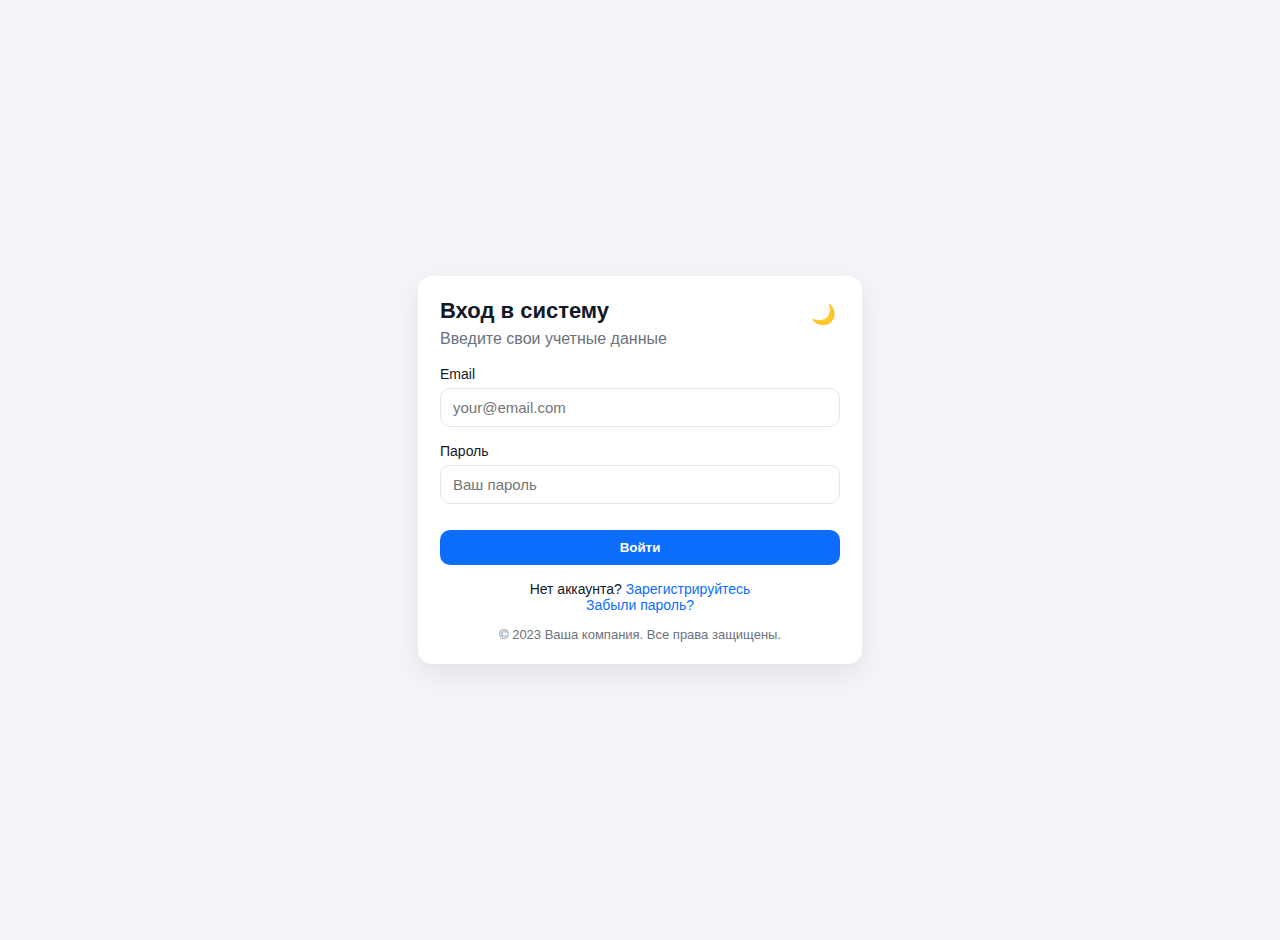
<file: login.html>
<!DOCTYPE html>
<html lang="ru">
<head>
    <meta charset="UTF-8">
    <meta name="viewport" content="width=device-width, initial-scale=1.0">
    <title>Вход в систему</title>
    <style>
        :root{
          --bg-light: #f4f4f9;
          --bg-dark: #0f1720;
          --text-light: #111827;
          --text-dark: #f1f5f9;
          --card-light: #ffffff;
          --card-dark: #111318;
          --accent: #0d6efd;
          --accent-2: #66a3ff;
          --muted-light: #6c757d;
          --muted-dark: #9aa4b2;
          --success: #16a34a;
          --danger: #dc2626;
          --transition-fast: 0.25s;
          --transition-med: 0.4s;
        }

        html,body{height:100%;margin:0;font-family:Inter, "Segoe UI", Roboto, Arial, sans-serif;}
        body{
          display:flex;align-items:center;justify-content:center;
          background:var(--bg-light);
          color:var(--text-light);
          transition: background var(--transition-med), color var(--transition-med);
          min-height:100vh;
          padding:20px;
        }
        body.dark{ background:var(--bg-dark); color:var(--text-dark); }

        .card{
          width:100%; max-width:400px;
          background:var(--card-light);
          border-radius:14px;
          padding:22px;
          box-shadow:0 10px 30px rgba(2,6,23,0.08);
          position:relative;
          transition: background var(--transition-med), box-shadow var(--transition-med);
        }
        body.dark .card{ background:var(--card-dark); box-shadow:0 6px 18px rgba(0,0,0,0.6); }

        h1{ margin:0 0 6px 0; font-size:22px; }
        p.lead{ margin:0 0 18px 0; color: #6b7280; }
        body.dark p.lead{ color: var(--muted-dark); }

        .theme-toggle{
          position:absolute; right:18px; top:18px;
          background:transparent;border:none;color:inherit;font-size:20px;
          cursor:pointer; display:flex; align-items:center; gap:10px;
          padding:8px;border-radius:10px; transition: transform .35s ease;
        }
        .theme-toggle .icon{ display:inline-block; transform-origin:center; transition: transform .45s ease; }
        .theme-toggle:active{ transform: scale(0.98); }

        .form-group{ margin-bottom:16px; }
        label{ display:block; margin-bottom:6px; font-size:14px; font-weight:500; }
        
        input[type="email"], input[type="password"]{
          width:100%; padding:10px 12px;border-radius:10px;border:1px solid #e5e7eb;
          font-size:15px; outline: none; transition: box-shadow .15s;
          box-sizing: border-box;
        }
        input:focus{ 
          box-shadow:0 6px 20px rgba(13,110,253,0.08); 
          border-color:var(--accent); 
        }

        button.btn{
          background:var(--accent); color:#fff; padding:10px 14px;border-radius:10px;border:none; cursor:pointer;
          font-weight:600; transition: transform .12s, background .2s;
          width:100%; margin-top:10px;
        }
        button.btn:hover{ transform: translateY(-2px); background:var(--accent-2); }
        button.btn:disabled { background: var(--muted-light); cursor: not-allowed; transform: none; }

        .message{
          padding:10px 12px; border-radius:10px; margin-bottom:16px;
          font-size:14px; display:none;
        }
        .message.success{ background:#dcfce7; border:1px solid rgba(16,185,129,0.18); color:#064e3b; }
        .message.error{ background:#ffe4e6; border:1px solid rgba(220,38,38,0.12); color:#6b021f; }

        .links{ text-align:center; margin-top:16px; font-size:14px; }
        .links a{ color:var(--accent); text-decoration:none; }
        .links a:hover{ text-decoration:underline; }

        footer{ margin-top:14px; font-size:13px; color: #6b7280; text-align:center; }
        body.dark footer{ color:var(--muted-dark); }
    </style>
</head>
<body>
    <div class="card">
        <button class="theme-toggle" id="themeToggle">
            <span class="icon">🌙</span>
        </button>
        
        <h1>Вход в систему</h1>
        <p class="lead">Введите свои учетные данные</p>
        
        <div id="message" class="message"></div>
        
        <form id="loginForm">
            <div class="form-group">
                <label for="email">Email</label>
                <input type="email" id="email" name="email" placeholder="your@email.com" required>
            </div>
            
            <div class="form-group">
                <label for="password">Пароль</label>
                <input type="password" id="password" name="password" placeholder="Ваш пароль" required>
            </div>
            
            <button type="submit" class="btn" id="loginBtn">Войти</button>
        </form>
        
        <div class="links">
            Нет аккаунта? <a href="register.html">Зарегистрируйтесь</a><br>
            <a href="#" id="forgotPassword">Забыли пароль?</a>
        </div>
        
        <footer>
            &copy; 2023 Ваша компания. Все права защищены.
        </footer>
    </div>

    <script>
        // Supabase конфигурация
        const SUPABASE_URL = 'https://xtffyzlfykloqprchonc.supabase.co';
        const SUPABASE_KEY = 'eyJhbGciOiJIUzI1NiIsInR5cCI6IkpXVCJ9.eyJpc3MiOiJzdXBhYmFzZSIsInJlZiI6Inh0ZmZ5emxmeWtsb3FwcmNob25jIiwicm9sZSI6ImFub24iLCJpYXQiOjE3NjI3NzkyMzksImV4cCI6MjA3ODM1NTIzOX0.TRMs70z_Q8N5Qh_hTz9GVAEqgM7-OQQKIUHDP2KjgnM';

        class AuthService {
            constructor() {
                this.supabaseUrl = SUPABASE_URL;
                this.supabaseKey = SUPABASE_KEY;
            }

            // Хеширование пароля (должно совпадать с методом в регистрации)
            async hashPassword(password, salt) {
                const encoder = new TextEncoder();
                const data = encoder.encode(password + salt);
                const hash = await crypto.subtle.digest('SHA-256', data);
                return Array.from(new Uint8Array(hash))
                    .map(b => b.toString(16).padStart(2, '0'))
                    .join('');
            }

            // Получение пользователя по email
            async getUserByEmail(email) {
                try {
                    const response = await fetch(`${this.supabaseUrl}/rest/v1/users?email=eq.${encodeURIComponent(email)}&select=*`, {
                        method: 'GET',
                        headers: {
                            'apikey': this.supabaseKey,
                            'Authorization': `Bearer ${this.supabaseKey}`,
                            'Content-Type': 'application/json'
                        }
                    });

                    if (response.ok) {
                        const users = await response.json();
                        return users.length > 0 ? users[0] : null;
                    }
                    return null;
                } catch (error) {
                    console.error('Error fetching user:', error);
                    return null;
                }
            }

            // Проверка пароля
            async verifyPassword(password, storedHash, salt) {
                const hashedPassword = await this.hashPassword(password, salt);
                return hashedPassword === storedHash;
            }

            // Обновление времени последнего входа
            async updateLastLogin(userId) {
                try {
                    await fetch(`${this.supabaseUrl}/rest/v1/users?id=eq.${userId}`, {
                        method: 'PATCH',
                        headers: {
                            'apikey': this.supabaseKey,
                            'Authorization': `Bearer ${this.supabaseKey}`,
                            'Content-Type': 'application/json',
                            'Prefer': 'return=minimal'
                        },
                        body: JSON.stringify({
                            last_login: new Date().toISOString(),
                            login_attempts: 0 // Сбрасываем счетчик попыток
                        })
                    });
                } catch (error) {
                    console.error('Error updating last login:', error);
                }
            }

            // Увеличение счетчика неудачных попыток входа
            async incrementLoginAttempts(userId) {
                try {
                    const user = await this.getUserById(userId);
                    const newAttempts = (user.login_attempts || 0) + 1;
                    
                    await fetch(`${this.supabaseUrl}/rest/v1/users?id=eq.${userId}`, {
                        method: 'PATCH',
                        headers: {
                            'apikey': this.supabaseKey,
                            'Authorization': `Bearer ${this.supabaseKey}`,
                            'Content-Type': 'application/json',
                            'Prefer': 'return=minimal'
                        },
                        body: JSON.stringify({
                            login_attempts: newAttempts
                        })
                    });

                    // Блокировка пользователя после 5 неудачных попыток
                    if (newAttempts >= 5) {
                        await this.lockUser(userId);
                    }
                } catch (error) {
                    console.error('Error incrementing login attempts:', error);
                }
            }

            // Блокировка пользователя
            async lockUser(userId) {
                try {
                    const lockUntil = new Date();
                    lockUntil.setHours(lockUntil.getHours() + 1); // Блокировка на 1 час

                    await fetch(`${this.supabaseUrl}/rest/v1/users?id=eq.${userId}`, {
                        method: 'PATCH',
                        headers: {
                            'apikey': this.supabaseKey,
                            'Authorization': `Bearer ${this.supabaseKey}`,
                            'Content-Type': 'application/json',
                            'Prefer': 'return=minimal'
                        },
                        body: JSON.stringify({
                            locked_until: lockUntil.toISOString()
                        })
                    });
                } catch (error) {
                    console.error('Error locking user:', error);
                }
            }

            // Получение пользователя по ID
            async getUserById(userId) {
                try {
                    const response = await fetch(`${this.supabaseUrl}/rest/v1/users?id=eq.${userId}&select=*`, {
                        method: 'GET',
                        headers: {
                            'apikey': this.supabaseKey,
                            'Authorization': `Bearer ${this.supabaseKey}`,
                            'Content-Type': 'application/json'
                        }
                    });

                    if (response.ok) {
                        const users = await response.json();
                        return users.length > 0 ? users[0] : null;
                    }
                    return null;
                } catch (error) {
                    console.error('Error fetching user by ID:', error);
                    return null;
                }
            }

            // Проверка заблокирован ли пользователь
            isUserLocked(user) {
                if (!user.locked_until) return false;
                return new Date(user.locked_until) > new Date();
            }

            // Создание сессии
            async createSession(userId, sessionData = {}) {
                try {
                    const sessionToken = this.generateSessionToken();
                    const expiresAt = new Date();
                    expiresAt.setDate(expiresAt.getDate() + 7); // Сессия на 7 дней

                    const session = {
                        user_id: userId,
                        session_token: sessionToken,
                        expires_at: expiresAt.toISOString(),
                        ...sessionData
                    };

                    const response = await fetch(`${this.supabaseUrl}/rest/v1/user_sessions`, {
                        method: 'POST',
                        headers: {
                            'apikey': this.supabaseKey,
                            'Authorization': `Bearer ${this.supabaseKey}`,
                            'Content-Type': 'application/json',
                            'Prefer': 'return=representation'
                        },
                        body: JSON.stringify(session)
                    });

                    if (response.ok) {
                        return sessionToken;
                    }
                    return null;
                } catch (error) {
                    console.error('Error creating session:', error);
                    return null;
                }
            }

            generateSessionToken() {
                const array = new Uint8Array(32);
                crypto.getRandomValues(array);
                return Array.from(array, byte => byte.toString(16).padStart(2, '0')).join('');
            }
        }

        class LoginApp {
            constructor() {
                this.authService = new AuthService();
                this.init();
            }

            init() {
                this.setupEventListeners();
                this.initTheme();
                this.checkExistingSession();
            }

            setupEventListeners() {
                document.getElementById('loginForm').addEventListener('submit', (e) => {
                    this.handleLogin(e);
                });

                document.getElementById('forgotPassword').addEventListener('click', (e) => {
                    this.handleForgotPassword(e);
                });
            }

            initTheme() {
                const themeToggle = document.getElementById('themeToggle');
                const themeIcon = themeToggle.querySelector('.icon');
                
                if (localStorage.getItem('theme') === 'dark') {
                    document.body.classList.add('dark');
                    themeIcon.textContent = '☀️';
                }
                
                themeToggle.addEventListener('click', () => {
                    document.body.classList.toggle('dark');
                    
                    if (document.body.classList.contains('dark')) {
                        localStorage.setItem('theme', 'dark');
                        themeIcon.textContent = '☀️';
                    } else {
                        localStorage.setItem('theme', 'light');
                        themeIcon.textContent = '🌙';
                    }
                });
            }

            async handleLogin(e) {
                e.preventDefault();
                
                const email = document.getElementById('email').value;
                const password = document.getElementById('password').value;
                const loginBtn = document.getElementById('loginBtn');

                // Валидация
                if (!this.validateEmail(email)) {
                    this.showMessage('Пожалуйста, введите корректный email', 'error');
                    return;
                }

                if (!password) {
                    this.showMessage('Пожалуйста, введите пароль', 'error');
                    return;
                }

                loginBtn.textContent = 'Вход...';
                loginBtn.disabled = true;

                try {
                    // Поиск пользователя
                    const user = await this.authService.getUserByEmail(email);
                    
                    if (!user) {
                        this.showMessage('Пользователь с таким email не найден', 'error');
                        return;
                    }

                    // Проверка блокировки
                    if (this.authService.isUserLocked(user)) {
                        this.showMessage('Аккаунт временно заблокирован. Попробуйте позже.', 'error');
                        return;
                    }

                    // Проверка активности
                    if (!user.is_active) {
                        this.showMessage('Аккаунт деактивирован', 'error');
                        return;
                    }

                    // Проверка пароля
                    const isPasswordValid = await this.authService.verifyPassword(
                        password, 
                        user.password_hash, 
                        user.salt
                    );

                    if (!isPasswordValid) {
                        await this.authService.incrementLoginAttempts(user.id);
                        this.showMessage('Неверный пароль', 'error');
                        return;
                    }

                    // Успешный вход
                    await this.authService.updateLastLogin(user.id);
                    
                    // Создание сессии
                    const sessionToken = await this.authService.createSession(user.id, {
                        ip_address: await this.getClientIP(),
                        user_agent: navigator.userAgent
                    });

                    // Сохранение данных в localStorage
                    localStorage.setItem('user', JSON.stringify(user));
                    localStorage.setItem('session_token', sessionToken);
                    localStorage.setItem('user_id', user.id);

                    this.showMessage('Успешный вход! Перенаправление...', 'success');
                    
                    setTimeout(() => {
                        window.location.href = 'dashboard.html';
                    }, 1500);

                } catch (error) {
                    this.showMessage('Ошибка при входе: ' + error.message, 'error');
                } finally {
                    loginBtn.textContent = 'Войти';
                    loginBtn.disabled = false;
                }
            }

            async handleForgotPassword(e) {
                e.preventDefault();
                const email = document.getElementById('email').value;
                
                if (!this.validateEmail(email)) {
                    this.showMessage('Введите email для восстановления пароля', 'error');
                    return;
                }

                // Здесь можно добавить логику восстановления пароля
                this.showMessage('Функция восстановления пароля в разработке', 'error');
            }

            validateEmail(email) {
                const emailRegex = /^[^\s@]+@[^\s@]+\.[^\s@]+$/;
                return emailRegex.test(email);
            }

            showMessage(text, type) {
                const messageDiv = document.getElementById('message');
                messageDiv.textContent = text;
                messageDiv.className = `message ${type}`;
                messageDiv.style.display = 'block';

                setTimeout(() => {
                    messageDiv.style.display = 'none';
                }, 5000);
            }

            async getClientIP() {
                try {
                    const response = await fetch('https://api.ipify.org?format=json');
                    const data = await response.json();
                    return data.ip;
                } catch (error) {
                    return 'unknown';
                }
            }

            checkExistingSession() {
                const sessionToken = localStorage.getItem('session_token');
                const userId = localStorage.getItem('user_id');
                
                if (sessionToken && userId) {
                    // Проверка валидности сессии
                    this.showMessage('Обнаружена активная сессия. Перенаправление...', 'success');
                    setTimeout(() => {
                        window.location.href = 'dashboard.html';
                    }, 1000);
                }
            }
        }

        // Инициализация при загрузке
        document.addEventListener('DOMContentLoaded', () => {
            new LoginApp();
        });
    </script>
</body>
</html>
</file>
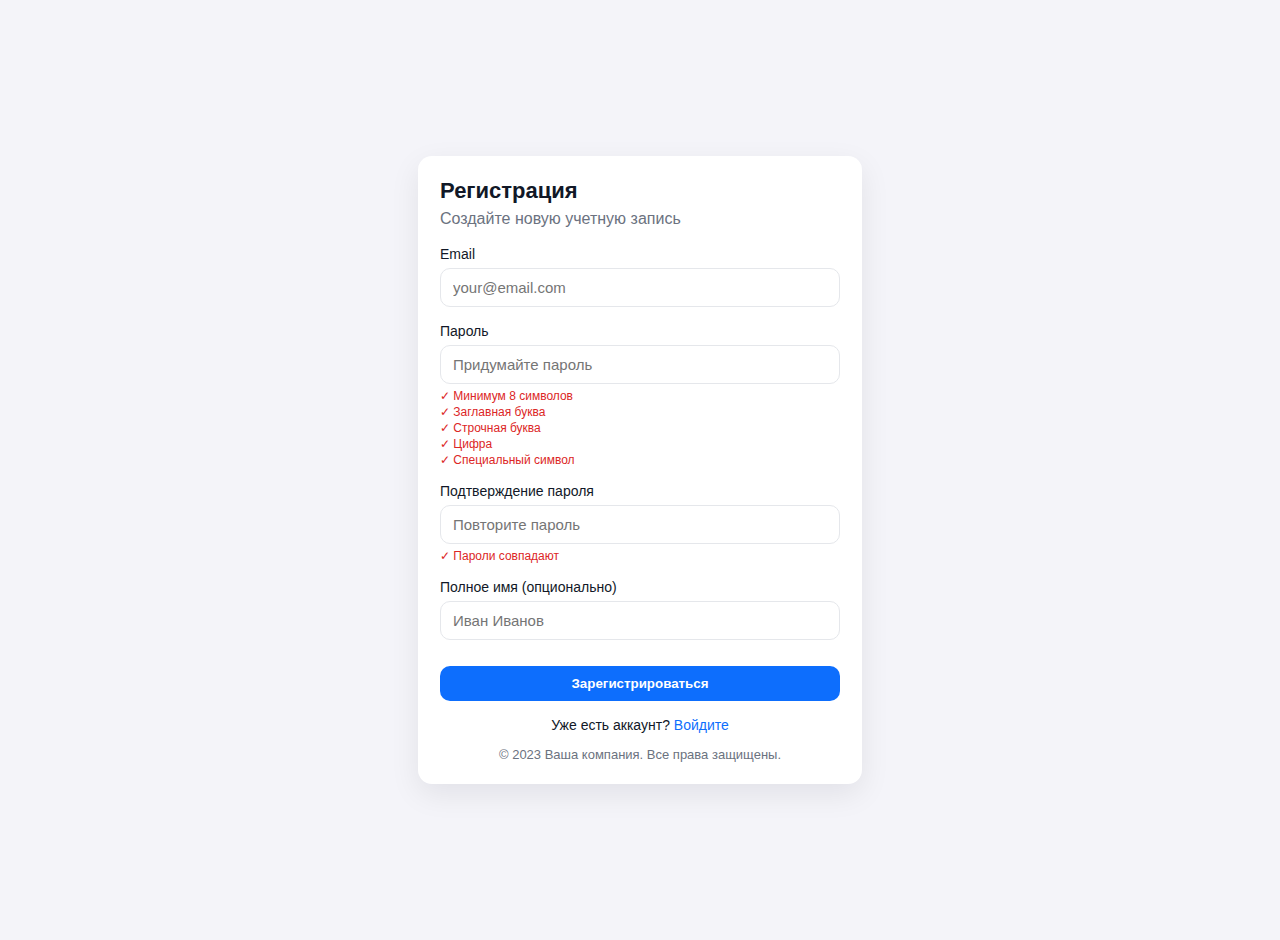
<file: register.html>
<!DOCTYPE html>
<html lang="ru">
<head>
    <meta charset="UTF-8">
    <meta name="viewport" content="width=device-width, initial-scale=1.0">
    <title>Регистрация</title>
    <style>
        /* Используем ваши стили */
        :root{
          --bg-light: #f4f4f9;
          --bg-dark: #0f1720;
          --text-light: #111827;
          --text-dark: #f1f5f9;
          --card-light: #ffffff;
          --card-dark: #111318;
          --accent: #0d6efd;
          --accent-2: #66a3ff;
          --muted-light: #6c757d;
          --muted-dark: #9aa4b2;
          --success: #16a34a;
          --danger: #dc2626;
          --transition-fast: 0.25s;
          --transition-med: 0.4s;
        }

        html,body{height:100%;margin:0;font-family:Inter, "Segoe UI", Roboto, Arial, sans-serif;}
        body{
          display:flex;align-items:center;justify-content:center;
          background:var(--bg-light);
          color:var(--text-light);
          transition: background var(--transition-med), color var(--transition-med);
          min-height:100vh;
          padding:20px;
        }
        body.dark{ background:var(--bg-dark); color:var(--text-dark); }

        .card{
          width:100%; max-width:400px;
          background:var(--card-light);
          border-radius:14px;
          padding:22px;
          box-shadow:0 10px 30px rgba(2,6,23,0.08);
          position:relative;
          transition: background var(--transition-med), box-shadow var(--transition-med);
        }
        body.dark .card{ background:var(--card-dark); box-shadow:0 6px 18px rgba(0,0,0,0.6); }

        h1{ margin:0 0 6px 0; font-size:22px; }
        p.lead{ margin:0 0 18px 0; color: #6b7280; }
        body.dark p.lead{ color: var(--muted-dark); }

        .form-group{ margin-bottom:16px; }
        label{ display:block; margin-bottom:6px; font-size:14px; font-weight:500; }
        
        input[type="email"], input[type="password"], input[type="text"]{
          width:100%; padding:10px 12px;border-radius:10px;border:1px solid #e5e7eb;
          font-size:15px; outline: none; transition: box-shadow .15s;
          box-sizing: border-box;
        }
        input:focus{ 
          box-shadow:0 6px 20px rgba(13,110,253,0.08); 
          border-color:var(--accent); 
        }

        button.btn{
          background:var(--accent); color:#fff; padding:10px 14px;border-radius:10px;border:none; cursor:pointer;
          font-weight:600; transition: transform .12s, background .2s;
          width:100%; margin-top:10px;
        }
        button.btn:hover{ transform: translateY(-2px); background:var(--accent-2); }
        button.btn:disabled { background: var(--muted-light); cursor: not-allowed; transform: none; }

        .message{
          padding:10px 12px; border-radius:10px; margin-bottom:16px;
          font-size:14px; display:none;
        }
        .message.success{ background:#dcfce7; border:1px solid rgba(16,185,129,0.18); color:#064e3b; }
        .message.error{ background:#ffe4e6; border:1px solid rgba(220,38,38,0.12); color:#6b021f; }

        .password-requirements {
            font-size: 12px;
            margin-top: 5px;
            color: var(--muted-light);
        }

        .requirement {
            display: flex;
            align-items: center;
            margin-bottom: 2px;
        }

        .requirement.valid { color: var(--success); }
        .requirement.invalid { color: var(--danger); }

        .links{ text-align:center; margin-top:16px; font-size:14px; }
        .links a{ color:var(--accent); text-decoration:none; }
        .links a:hover{ text-decoration:underline; }

        footer{ margin-top:14px; font-size:13px; color: #6b7280; text-align:center; }
        body.dark footer{ color:var(--muted-dark); }
    </style>
</head>
<body>
    <div class="card">
        <h1>Регистрация</h1>
        <p class="lead">Создайте новую учетную запись</p>
        
        <div id="message" class="message"></div>
        
        <form id="registerForm">
            <div class="form-group">
                <label for="email">Email</label>
                <input type="email" id="email" name="email" placeholder="your@email.com" required>
            </div>
            
            <div class="form-group">
                <label for="password">Пароль</label>
                <input type="password" id="password" name="password" placeholder="Придумайте пароль" required>
                <div class="password-requirements" id="passwordRequirements">
                    <div class="requirement invalid" id="reqLength">✓ Минимум 8 символов</div>
                    <div class="requirement invalid" id="reqUpperCase">✓ Заглавная буква</div>
                    <div class="requirement invalid" id="reqLowerCase">✓ Строчная буква</div>
                    <div class="requirement invalid" id="reqNumber">✓ Цифра</div>
                    <div class="requirement invalid" id="reqSpecial">✓ Специальный символ</div>
                </div>
            </div>
            
            <div class="form-group">
                <label for="confirmPassword">Подтверждение пароля</label>
                <input type="password" id="confirmPassword" name="confirmPassword" placeholder="Повторите пароль" required>
                <div class="password-requirements">
                    <div class="requirement invalid" id="reqMatch">✓ Пароли совпадают</div>
                </div>
            </div>
            
            <div class="form-group">
                <label for="fullName">Полное имя (опционально)</label>
                <input type="text" id="fullName" name="fullName" placeholder="Иван Иванов">
            </div>
            
            <button type="submit" class="btn" id="registerBtn">Зарегистрироваться</button>
        </form>
        
        <div class="links">
            Уже есть аккаунт? <a href="login.html">Войдите</a>
        </div>
        
        <footer>
            &copy; 2023 Ваша компания. Все права защищены.
        </footer>
    </div>

    <script>
        class RegistrationApp {
            constructor() {
                this.registrationManager = new RegistrationManager();
                this.init();
            }

            init() {
                this.setupEventListeners();
                this.setupPasswordValidation();
            }

            setupEventListeners() {
                document.getElementById('registerForm').addEventListener('submit', (e) => {
                    this.handleRegistration(e);
                });
            }

            setupPasswordValidation() {
                const passwordInput = document.getElementById('password');
                const confirmInput = document.getElementById('confirmPassword');

                passwordInput.addEventListener('input', () => {
                    this.validatePassword();
                });

                confirmInput.addEventListener('input', () => {
                    this.validatePasswordMatch();
                });
            }

            validatePassword() {
                const password = document.getElementById('password').value;
                const validation = this.registrationManager.validatePassword(password);

                // Обновляем отображение требований
                document.getElementById('reqLength').className = 
                    `requirement ${validation.requirements.minLength ? 'valid' : 'invalid'}`;
                document.getElementById('reqUpperCase').className = 
                    `requirement ${validation.requirements.hasUpperCase ? 'valid' : 'invalid'}`;
                document.getElementById('reqLowerCase').className = 
                    `requirement ${validation.requirements.hasLowerCase ? 'valid' : 'invalid'}`;
                document.getElementById('reqNumber').className = 
                    `requirement ${validation.requirements.hasNumbers ? 'valid' : 'invalid'}`;
                document.getElementById('reqSpecial').className = 
                    `requirement ${validation.requirements.hasSpecialChar ? 'valid' : 'invalid'}`;

                return validation.isValid;
            }

            validatePasswordMatch() {
                const password = document.getElementById('password').value;
                const confirmPassword = document.getElementById('confirmPassword').value;
                const isValid = password === confirmPassword && password.length > 0;

                document.getElementById('reqMatch').className = 
                    `requirement ${isValid ? 'valid' : 'invalid'}`;

                return isValid;
            }

            async handleRegistration(e) {
                e.preventDefault();

                const email = document.getElementById('email').value;
                const password = document.getElementById('password').value;
                const confirmPassword = document.getElementById('confirmPassword').value;
                const fullName = document.getElementById('fullName').value;

                // Валидация
                if (!this.registrationManager.validateEmail(email)) {
                    this.showMessage('Пожалуйста, введите корректный email', 'error');
                    return;
                }

                if (!this.validatePassword()) {
                    this.showMessage('Пароль не соответствует требованиям безопасности', 'error');
                    return;
                }

                if (!this.validatePasswordMatch()) {
                    this.showMessage('Пароли не совпадают', 'error');
                    return;
                }

                // Подготовка данных
                const userData = {};
                if (fullName) userData.full_name = fullName;

                // Регистрация
                this.setLoading(true);

                const result = await this.registrationManager.registerUser(email, password, userData);

                if (result.success) {
                    this.showMessage('Регистрация успешна! Перенаправление на страницу входа...', 'success');
                    
                    setTimeout(() => {
                        window.location.href = 'login.html';
                    }, 2000);
                } else {
                    this.showMessage(result.error, 'error');
                }

                this.setLoading(false);
            }

            showMessage(text, type) {
                const messageDiv = document.getElementById('message');
                messageDiv.textContent = text;
                messageDiv.className = `message ${type}`;
                messageDiv.style.display = 'block';

                setTimeout(() => {
                    messageDiv.style.display = 'none';
                }, 5000);
            }

            setLoading(loading) {
                const btn = document.getElementById('registerBtn');
                if (loading) {
                    btn.textContent = 'Регистрация...';
                    btn.disabled = true;
                } else {
                    btn.textContent = 'Зарегистрироваться';
                    btn.disabled = false;
                }
            }
        }

        // Инициализация при загрузке
        document.addEventListener('DOMContentLoaded', () => {
            new RegistrationApp();
        });
    </script>
</body>
</html>
</file>
